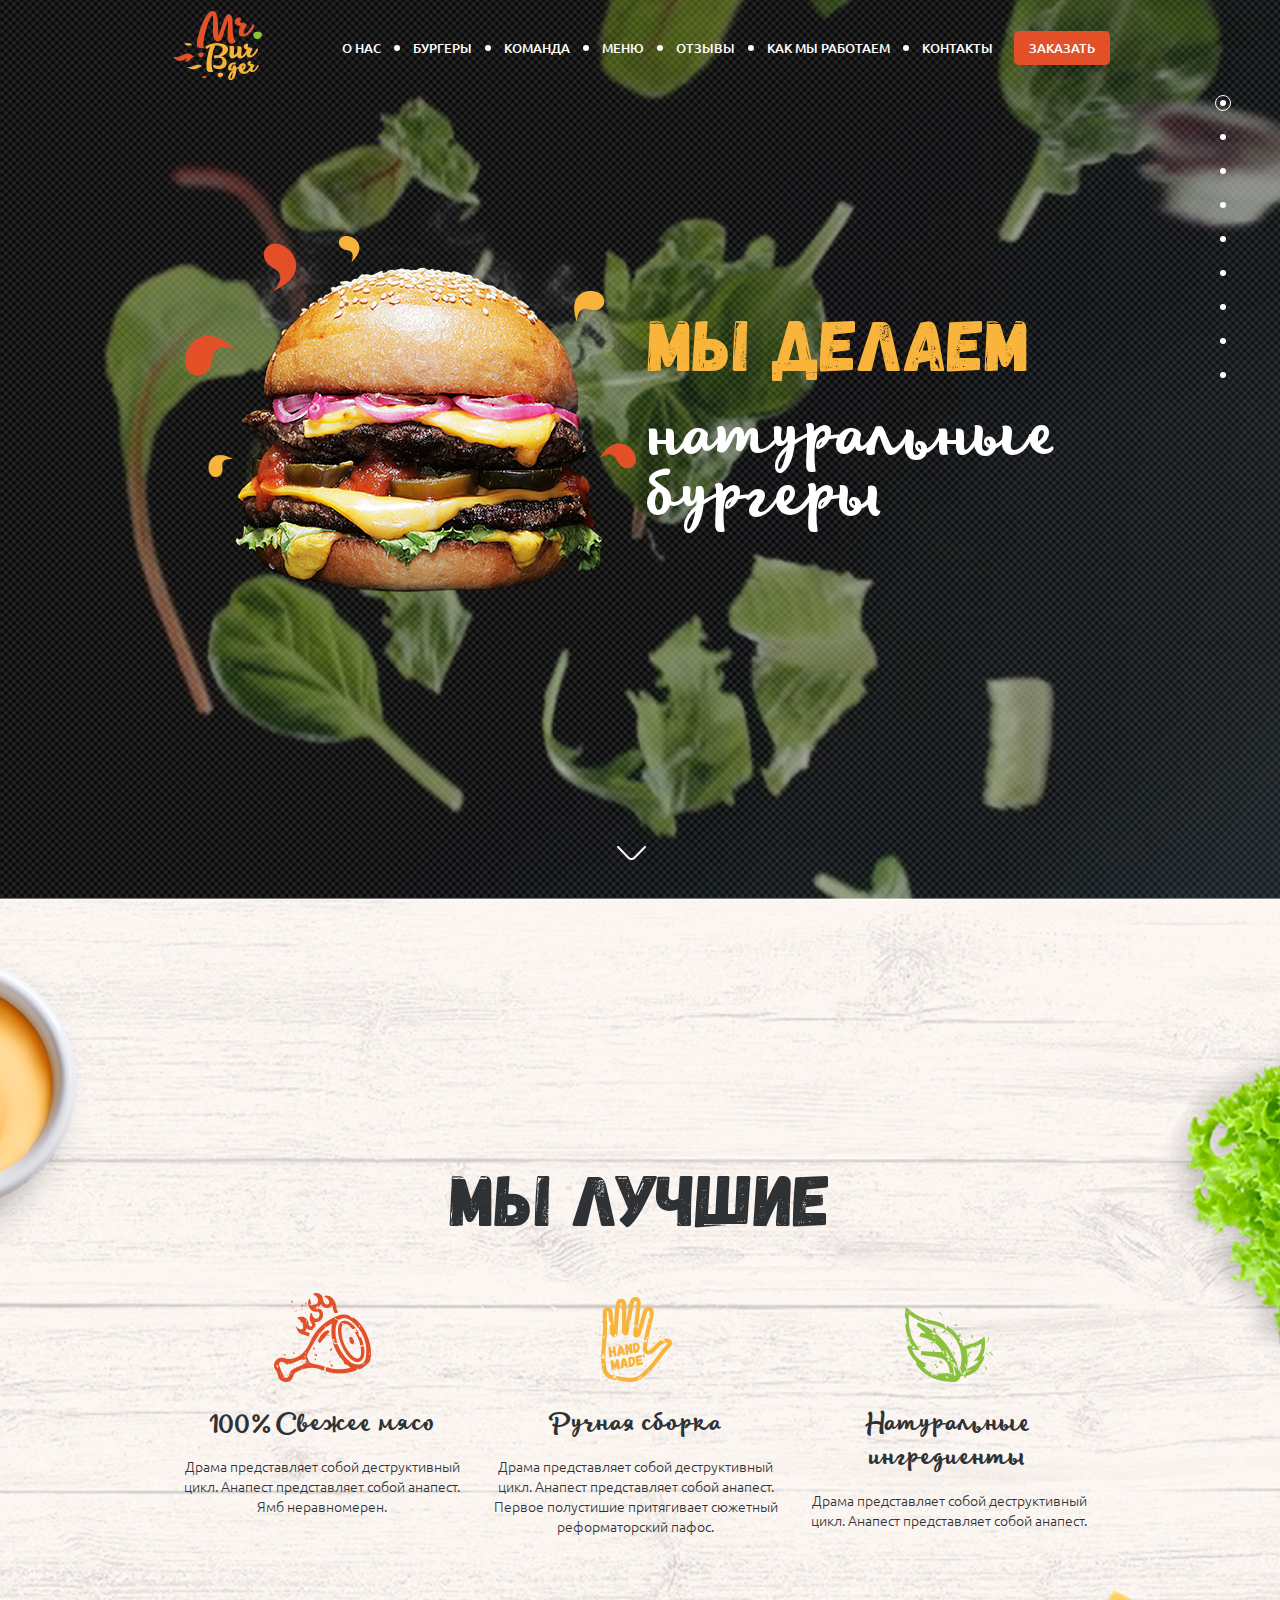
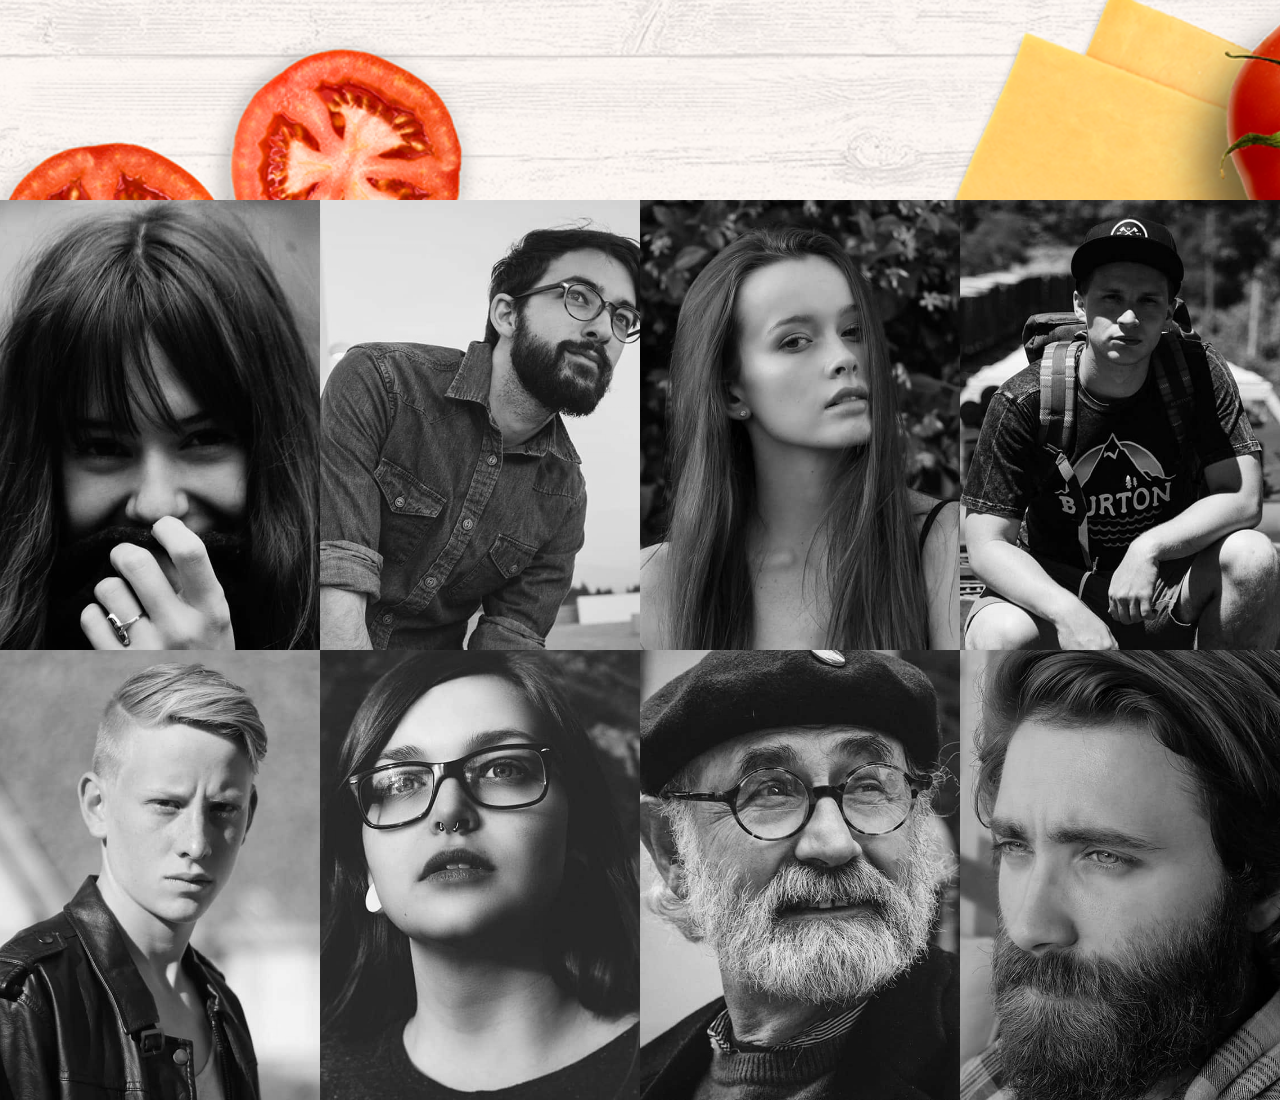
<file: index.html>
<!DOCTYPE html>
<html lang="ru">

<head>
  <meta charset="utf-8">
  <title>Мистер Бургер</title>
  <meta name="viewport" content="width=device-width, initial-scale=1">
  <meta http-equiv="X-UA-Compatible" content="IE=edge,chrome=1">
  <link href="https://fonts.googleapis.com/css?family=Ubuntu:300,400,500,700&amp;subset=cyrillic" rel="stylesheet">
  <link rel="stylesheet" href="css/main.css">
</head>

<body>
  <div class="wrapper">
    <div class="maincontent">
      <section class="section hero">
        <div class="container hero__container">
          <header class="header">
            <div class="logo">
              <img src="images/logo.png" alt="Логотип">
            </div>
            <div class="header__buttons">
              <nav class="menu">
                <ul class="menu__list">
                  <li class="menu__item">
                    <a href="#" class="menu__link">О нас</a>
                  </li>
                  <li class="menu__item">
                    <a href="#" class="menu__link">Бургеры</a>
                  </li>
                  <li class="menu__item">
                    <a href="#" class="menu__link">Команда</a>
                  </li>
                  <li class="menu__item">
                    <a href="#" class="menu__link">Меню</a>
                  </li>
                  <li class="menu__item">
                    <a href="#" class="menu__link">Отзывы</a>
                  </li>
                  <li class="menu__item">
                    <a href="#" class="menu__link">Как мы работаем</a>
                  </li>
                  <li class="menu__item">
                    <a href="#" class="menu__link">Контакты</a>
                  </li>
                </ul>
              </nav>
              <a href="#" class="btn hero__order-btn">Заказать</a>
            </div>
          </header>
          <div class="hero__content">
            <div class="hero__content-image">
              <img src="images/burger.png" alt="Фото бургера" class="hero__burger-img">
            </div>
            <div class="hero__content-description">
              <h1 class="section-title section-title_hero">Мы делаем</h1>
              <div class="hero__content-text">натуральные бургеры</div>
            </div>
          </div>
          <div class="arrow-down">
            <a href="#" class="arrow-down__link"></a>
          </div>
        </div>
      </section>
      <section class="section section_centered best">
        <div class="container">
          <div class="section-title section-title_black">Мы лучшие</div>
          <ul class="best__list">
            <li class="best__item">
              <div class="best__image">
                <img src="images/meat.png" class="best__icon" alt="Мясо">
              </div>
              <div class="best__content">
                <div class="best__content-title">100% Свежее мясо</div>
                <div class="best__content-text">
                  <p>
                    Драма представляет собой деструктивный цикл.
                    Анапест представляет собой анапест. Ямб неравномерен.
                  </p>
                </div>
              </div>
            </li>
            <li class="best__item">
              <div class="best__image">
                <img src="images/hand.png" class="best__icon" alt="Ладонь">
              </div>
              <div class="best__content">
                <div class="best__content-title">Ручная сборка</div>
                <div class="best__content-text">
                  <p>
                    Драма представляет собой деструктивный цикл.
                    Анапест представляет собой анапест. Первое полустишие притягивает
                    сюжетный реформаторский пафос.
                  </p>
                </div>
              </div>
            </li>
            <li class="best__item">
              <div class="best__image">
                <img src="images/leaf.png" class="best__icon" alt="Лист">
              </div>
              <div class="best__content">
                <div class="best__content-title">Натуральные ингредиенты</div>
                <div class="best__content-text">
                  <p>
                    Драма представляет собой деструктивный цикл.
                    Анапест представляет собой анапест.
                  </p>
                </div>
              </div>
            </li>
          </ul>
        </div>
      </section>
      <section class="section reviews">
        <ul class="reviews__list">
          <li class="reviews__item" style="background-image: url('images/girl1.jpg')">
            <div class="reviews__item-hover">
              <div class="reviews__title">Константин Спилберг</div>
              <div class="reviews__text">
                <p>
                  Lorem ipsum dolor sit amet consectetur adipisicing elit. Voluptas ipsam reiciendis 
                  amet ratione nulla quis consectetur sed facere, necessitatibus animi suscipit excepturi 
                  temporibus, odio culpa assumenda explicabo quas numquam non!
                </p>
              </div>
              <div class="reviews__btn">
                <a href="#" class="btn btn_background_black">Подробнее</a>
              </div>
            </div>
          </li>
          <li class="reviews__item" style="background-image: url('images/man1.jpg')">
            <div class="reviews__item-hover">
              <div class="reviews__title">Константин Спилберг</div>
              <div class="reviews__text">
                <p>
                  Lorem ipsum dolor sit amet consectetur adipisicing elit. Voluptas ipsam reiciendis 
                  amet ratione nulla quis consectetur sed facere, necessitatibus animi suscipit excepturi 
                  temporibus, odio culpa assumenda explicabo quas numquam non!
                </p>
              </div>
              <div class="reviews__btn">
                <a href="#" class="btn btn_background_black">Подробнее</a>
              </div>
            </div>
          </li>
          <li class="reviews__item" style="background-image: url('images/girl2.jpg')">
            <div class="reviews__item-hover">
              <div class="reviews__title">Константин Спилберг</div>
              <div class="reviews__text">
                <p>
                  Lorem ipsum dolor sit amet consectetur adipisicing elit. Voluptas ipsam reiciendis 
                  amet ratione nulla quis consectetur sed facere, necessitatibus animi suscipit excepturi 
                  temporibus, odio culpa assumenda explicabo quas numquam non!
                </p>
              </div>
              <div class="reviews__btn">
                <a href="#" class="btn btn_background_black">Подробнее</a>
              </div>
            </div>
          </li>
          <li class="reviews__item" style="background-image: url('images/man2.jpg')">
            <div class="reviews__item-hover">
              <div class="reviews__title">Константин Спилберг</div>
              <div class="reviews__text">
                <p>
                  Lorem ipsum dolor sit amet consectetur adipisicing elit. Voluptas ipsam reiciendis 
                  amet ratione nulla quis consectetur sed facere, necessitatibus animi suscipit excepturi 
                  temporibus, odio culpa assumenda explicabo quas numquam non!
                </p>
              </div>
              <div class="reviews__btn">
                <a href="#" class="btn btn_background_black">Подробнее</a>
              </div>
            </div>
          </li>
          <li class="reviews__item" style="background-image: url('images/man3.jpg')">
            <div class="reviews__item-hover">
              <div class="reviews__title">Константин Спилберг</div>
              <div class="reviews__text">
                <p>
                  Lorem ipsum dolor sit amet consectetur adipisicing elit. Voluptas ipsam reiciendis 
                  amet ratione nulla quis consectetur sed facere, necessitatibus animi suscipit excepturi 
                  temporibus, odio culpa assumenda explicabo quas numquam non!
                </p>
              </div>
              <div class="reviews__btn">
                <a href="#" class="btn btn_background_black">Подробнее</a>
              </div>
            </div>
          </li>
          <li class="reviews__item" style="background-image: url('images/girl3.jpg')">
            <div class="reviews__item-hover">
              <div class="reviews__title">Константин Спилберг</div>
              <div class="reviews__text">
                <p>
                  Lorem ipsum dolor sit amet consectetur adipisicing elit. Voluptas ipsam reiciendis 
                  amet ratione nulla quis consectetur sed facere, necessitatibus animi suscipit excepturi 
                  temporibus, odio culpa assumenda explicabo quas numquam non!
                </p>
              </div>
              <div class="reviews__btn">
                <a href="#" class="btn btn_background_black">Подробнее</a>
              </div>
            </div>
          </li>
          <li class="reviews__item" style="background-image: url('images/man4.jpg')">
            <div class="reviews__item-hover">
              <div class="reviews__title">Константин Спилберг</div>
              <div class="reviews__text">
                <p>
                  Lorem ipsum dolor sit amet consectetur adipisicing elit. Voluptas ipsam reiciendis 
                  amet ratione nulla quis consectetur sed facere, necessitatibus animi suscipit excepturi 
                  temporibus, odio culpa assumenda explicabo quas numquam non!
                </p>
              </div>
              <div class="reviews__btn">
                <a href="#" class="btn btn_background_black">Подробнее</a>
              </div>
            </div>
          </li>
          <li class="reviews__item" style="background-image: url('images/man5.jpg')">
            <div class="reviews__item-hover">
              <div class="reviews__title">Константин Спилберг</div>
              <div class="reviews__text">
                <p>
                  Lorem ipsum dolor sit amet consectetur adipisicing elit. Voluptas ipsam reiciendis 
                  amet ratione nulla quis consectetur sed facere, necessitatibus animi suscipit excepturi 
                  temporibus, odio culpa assumenda explicabo quas numquam non!
                </p>
              </div>
              <div class="reviews__btn">
                <a href="#" class="btn btn_background_black">Подробнее</a>
              </div>
            </div>
          </li>
        </ul>
      </section>
    </div>
    <nav class="fixed-menu">
      <ul class="fixed-menu__list">
        <li class="fixed-menu__item fixed-menu__item_active">
          <a href="#" class="fixed-menu__link"></a>
        </li>
        <li class="fixed-menu__item">
          <a href="#" class="fixed-menu__link"></a>
        </li>
        <li class="fixed-menu__item">
          <a href="#" class="fixed-menu__link"></a>
        </li>
        <li class="fixed-menu__item">
          <a href="#" class="fixed-menu__link"></a>
        </li>
        <li class="fixed-menu__item">
          <a href="#" class="fixed-menu__link"></a>
        </li>
        <li class="fixed-menu__item">
          <a href="#" class="fixed-menu__link"></a>
        </li>
        <li class="fixed-menu__item">
          <a href="#" class="fixed-menu__link"></a>
        </li>
        <li class="fixed-menu__item">
          <a href="#" class="fixed-menu__link"></a>
        </li>
        <li class="fixed-menu__lastitem">
          <a href="#" class="fixed-menu__link"></a>
        </li>
      </ul>
    </nav>
  </div>
</body>
</html>
</file>
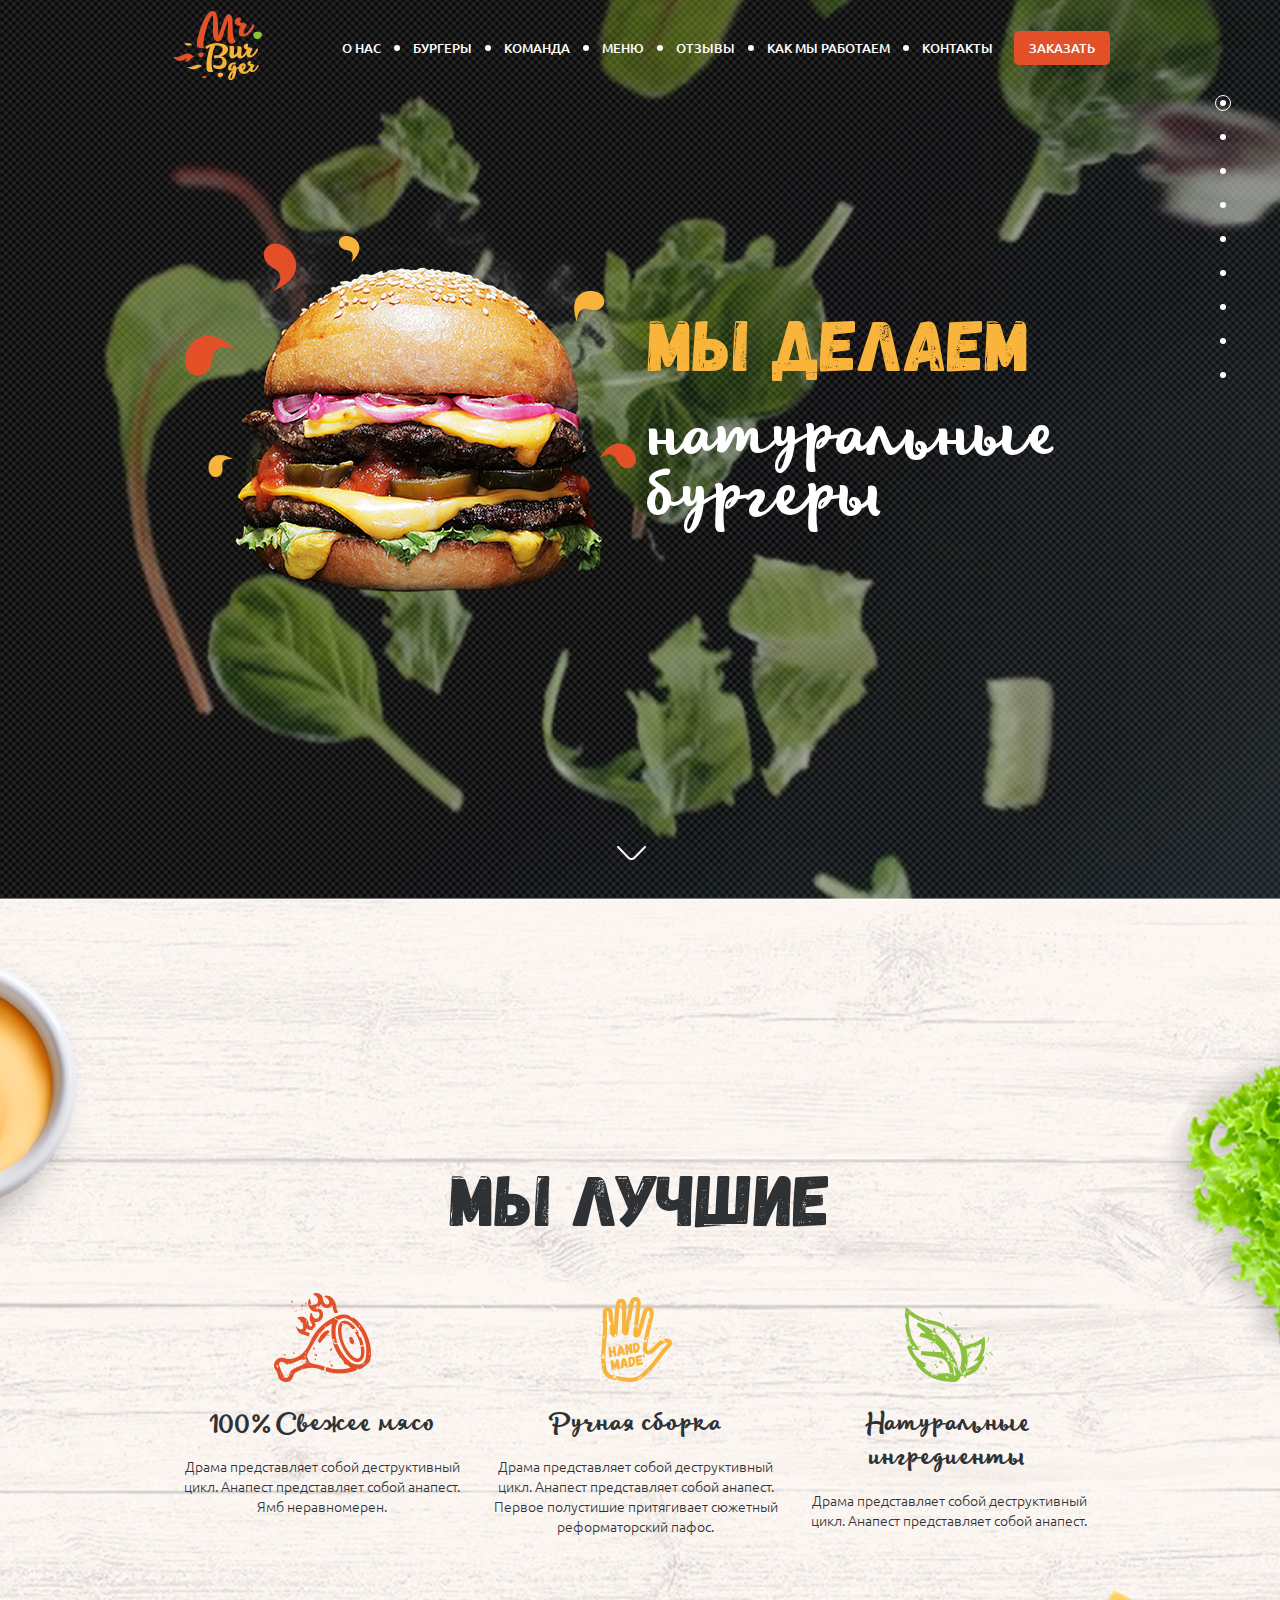
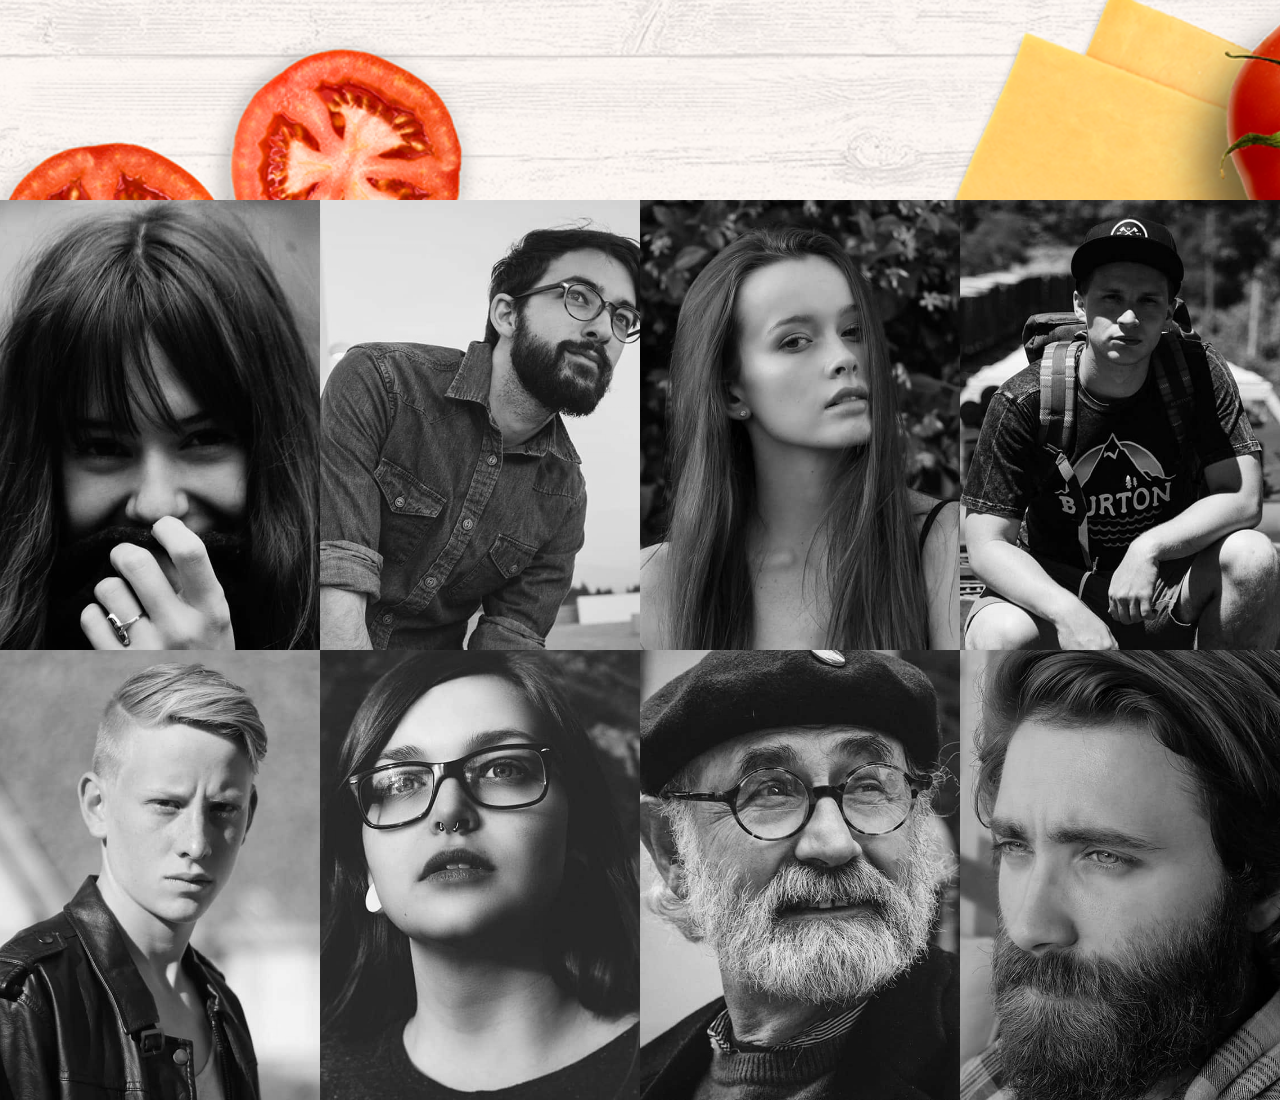
<file: docs/index.html>
<!DOCTYPE html>
<html lang="ru">

<head>
  <meta charset="utf-8">
  <title>Мистер Бургер</title>
  <meta name="viewport" content="width=device-width, initial-scale=1">
  <meta http-equiv="X-UA-Compatible" content="IE=edge,chrome=1">
  <link href="https://fonts.googleapis.com/css?family=Ubuntu:300,400,500,700&amp;subset=cyrillic" rel="stylesheet">
  <link rel="stylesheet" href="css/main.css">
</head>

<body>
  <div class="wrapper">
    <div class="maincontent">
      <section class="section hero">
        <div class="container hero__container">
          <header class="header">
            <div class="logo">
              <img src="images/logo.png" alt="Логотип">
            </div>
            <div class="header__buttons">
              <nav class="menu">
                <ul class="menu__list">
                  <li class="menu__item">
                    <a href="#" class="menu__link">О нас</a>
                  </li>
                  <li class="menu__item">
                    <a href="#" class="menu__link">Бургеры</a>
                  </li>
                  <li class="menu__item">
                    <a href="#" class="menu__link">Команда</a>
                  </li>
                  <li class="menu__item">
                    <a href="#" class="menu__link">Меню</a>
                  </li>
                  <li class="menu__item">
                    <a href="#" class="menu__link">Отзывы</a>
                  </li>
                  <li class="menu__item">
                    <a href="#" class="menu__link">Как мы работаем</a>
                  </li>
                  <li class="menu__item">
                    <a href="#" class="menu__link">Контакты</a>
                  </li>
                </ul>
              </nav>
              <a href="#" class="btn hero__order-btn">Заказать</a>
            </div>
          </header>
          <div class="hero__content">
            <div class="hero__content-image">
              <img src="images/burger.png" alt="Фото бургера" class="hero__burger-img">
            </div>
            <div class="hero__content-description">
              <h1 class="section-title section-title_hero">Мы делаем</h1>
              <div class="hero__content-text">натуральные бургеры</div>
            </div>
          </div>
          <div class="arrow-down">
            <a href="#" class="arrow-down__link"></a>
          </div>
        </div>
      </section>
      <section class="section section_centered best">
        <div class="container">
          <div class="section-title section-title_black">Мы лучшие</div>
          <ul class="best__list">
            <li class="best__item">
              <div class="best__image">
                <img src="images/meat.png" class="best__icon" alt="Мясо">
              </div>
              <div class="best__content">
                <div class="best__content-title">100% Свежее мясо</div>
                <div class="best__content-text">
                  <p>
                    Драма представляет собой деструктивный цикл.
                    Анапест представляет собой анапест. Ямб неравномерен.
                  </p>
                </div>
              </div>
            </li>
            <li class="best__item">
              <div class="best__image">
                <img src="images/hand.png" class="best__icon" alt="Ладонь">
              </div>
              <div class="best__content">
                <div class="best__content-title">Ручная сборка</div>
                <div class="best__content-text">
                  <p>
                    Драма представляет собой деструктивный цикл.
                    Анапест представляет собой анапест. Первое полустишие притягивает
                    сюжетный реформаторский пафос.
                  </p>
                </div>
              </div>
            </li>
            <li class="best__item">
              <div class="best__image">
                <img src="images/leaf.png" class="best__icon" alt="Лист">
              </div>
              <div class="best__content">
                <div class="best__content-title">Натуральные ингредиенты</div>
                <div class="best__content-text">
                  <p>
                    Драма представляет собой деструктивный цикл.
                    Анапест представляет собой анапест.
                  </p>
                </div>
              </div>
            </li>
          </ul>
        </div>
      </section>
      <section class="section reviews">
        <ul class="reviews__list">
          <li class="reviews__item" style="background-image: url('images/girl1.jpg')">
            <div class="reviews__item-hover">
              <div class="reviews__title">Константин Спилберг</div>
              <div class="reviews__text">
                <p>
                  Lorem ipsum dolor sit amet consectetur adipisicing elit. Voluptas ipsam reiciendis 
                  amet ratione nulla quis consectetur sed facere, necessitatibus animi suscipit excepturi 
                  temporibus, odio culpa assumenda explicabo quas numquam non!
                </p>
              </div>
              <div class="reviews__btn">
                <a href="#" class="btn btn_background_black">Подробнее</a>
              </div>
            </div>
          </li>
          <li class="reviews__item" style="background-image: url('images/man1.jpg')">
            <div class="reviews__item-hover">
              <div class="reviews__title">Константин Спилберг</div>
              <div class="reviews__text">
                <p>
                  Lorem ipsum dolor sit amet consectetur adipisicing elit. Voluptas ipsam reiciendis 
                  amet ratione nulla quis consectetur sed facere, necessitatibus animi suscipit excepturi 
                  temporibus, odio culpa assumenda explicabo quas numquam non!
                </p>
              </div>
              <div class="reviews__btn">
                <a href="#" class="btn btn_background_black">Подробнее</a>
              </div>
            </div>
          </li>
          <li class="reviews__item" style="background-image: url('images/girl2.jpg')">
            <div class="reviews__item-hover">
              <div class="reviews__title">Константин Спилберг</div>
              <div class="reviews__text">
                <p>
                  Lorem ipsum dolor sit amet consectetur adipisicing elit. Voluptas ipsam reiciendis 
                  amet ratione nulla quis consectetur sed facere, necessitatibus animi suscipit excepturi 
                  temporibus, odio culpa assumenda explicabo quas numquam non!
                </p>
              </div>
              <div class="reviews__btn">
                <a href="#" class="btn btn_background_black">Подробнее</a>
              </div>
            </div>
          </li>
          <li class="reviews__item" style="background-image: url('images/man2.jpg')">
            <div class="reviews__item-hover">
              <div class="reviews__title">Константин Спилберг</div>
              <div class="reviews__text">
                <p>
                  Lorem ipsum dolor sit amet consectetur adipisicing elit. Voluptas ipsam reiciendis 
                  amet ratione nulla quis consectetur sed facere, necessitatibus animi suscipit excepturi 
                  temporibus, odio culpa assumenda explicabo quas numquam non!
                </p>
              </div>
              <div class="reviews__btn">
                <a href="#" class="btn btn_background_black">Подробнее</a>
              </div>
            </div>
          </li>
          <li class="reviews__item" style="background-image: url('images/man3.jpg')">
            <div class="reviews__item-hover">
              <div class="reviews__title">Константин Спилберг</div>
              <div class="reviews__text">
                <p>
                  Lorem ipsum dolor sit amet consectetur adipisicing elit. Voluptas ipsam reiciendis 
                  amet ratione nulla quis consectetur sed facere, necessitatibus animi suscipit excepturi 
                  temporibus, odio culpa assumenda explicabo quas numquam non!
                </p>
              </div>
              <div class="reviews__btn">
                <a href="#" class="btn btn_background_black">Подробнее</a>
              </div>
            </div>
          </li>
          <li class="reviews__item" style="background-image: url('images/girl3.jpg')">
            <div class="reviews__item-hover">
              <div class="reviews__title">Константин Спилберг</div>
              <div class="reviews__text">
                <p>
                  Lorem ipsum dolor sit amet consectetur adipisicing elit. Voluptas ipsam reiciendis 
                  amet ratione nulla quis consectetur sed facere, necessitatibus animi suscipit excepturi 
                  temporibus, odio culpa assumenda explicabo quas numquam non!
                </p>
              </div>
              <div class="reviews__btn">
                <a href="#" class="btn btn_background_black">Подробнее</a>
              </div>
            </div>
          </li>
          <li class="reviews__item" style="background-image: url('images/man4.jpg')">
            <div class="reviews__item-hover">
              <div class="reviews__title">Константин Спилберг</div>
              <div class="reviews__text">
                <p>
                  Lorem ipsum dolor sit amet consectetur adipisicing elit. Voluptas ipsam reiciendis 
                  amet ratione nulla quis consectetur sed facere, necessitatibus animi suscipit excepturi 
                  temporibus, odio culpa assumenda explicabo quas numquam non!
                </p>
              </div>
              <div class="reviews__btn">
                <a href="#" class="btn btn_background_black">Подробнее</a>
              </div>
            </div>
          </li>
          <li class="reviews__item" style="background-image: url('images/man5.jpg')">
            <div class="reviews__item-hover">
              <div class="reviews__title">Константин Спилберг</div>
              <div class="reviews__text">
                <p>
                  Lorem ipsum dolor sit amet consectetur adipisicing elit. Voluptas ipsam reiciendis 
                  amet ratione nulla quis consectetur sed facere, necessitatibus animi suscipit excepturi 
                  temporibus, odio culpa assumenda explicabo quas numquam non!
                </p>
              </div>
              <div class="reviews__btn">
                <a href="#" class="btn btn_background_black">Подробнее</a>
              </div>
            </div>
          </li>
        </ul>
      </section>
    </div>
    <nav class="fixed-menu">
      <ul class="fixed-menu__list">
        <li class="fixed-menu__item fixed-menu__item_active">
          <a href="#" class="fixed-menu__link"></a>
        </li>
        <li class="fixed-menu__item">
          <a href="#" class="fixed-menu__link"></a>
        </li>
        <li class="fixed-menu__item">
          <a href="#" class="fixed-menu__link"></a>
        </li>
        <li class="fixed-menu__item">
          <a href="#" class="fixed-menu__link"></a>
        </li>
        <li class="fixed-menu__item">
          <a href="#" class="fixed-menu__link"></a>
        </li>
        <li class="fixed-menu__item">
          <a href="#" class="fixed-menu__link"></a>
        </li>
        <li class="fixed-menu__item">
          <a href="#" class="fixed-menu__link"></a>
        </li>
        <li class="fixed-menu__item">
          <a href="#" class="fixed-menu__link"></a>
        </li>
        <li class="fixed-menu__lastitem">
          <a href="#" class="fixed-menu__link"></a>
        </li>
      </ul>
    </nav>
  </div>
</body>
</html>
</file>
<file: css/main.css>
/*! normalize.css v7.0.0 | MIT License | github.com/necolas/normalize.css */
/* Document
   ========================================================================== */
/**
 * 1. Correct the line height in all browsers.
 * 2. Prevent adjustments of font size after orientation changes in
 *    IE on Windows Phone and in iOS.
 */
html {
  line-height: 1.15;
  /* 1 */
  -ms-text-size-adjust: 100%;
  /* 2 */
  -webkit-text-size-adjust: 100%;
  /* 2 */ }

/* Sections
   ========================================================================== */
/**
 * Remove the margin in all browsers (opinionated).
 */
body {
  margin: 0; }

/**
 * Add the correct display in IE 9-.
 */
article,
aside,
footer,
header,
nav,
section {
  display: block; }

/**
 * Correct the font size and margin on `h1` elements within `section` and
 * `article` contexts in Chrome, Firefox, and Safari.
 */
h1 {
  font-size: 2em;
  margin: 0.67em 0; }

/* Grouping content
   ========================================================================== */
/**
 * Add the correct display in IE 9-.
 * 1. Add the correct display in IE.
 */
figcaption,
figure,
main {
  /* 1 */
  display: block; }

/**
 * Add the correct margin in IE 8.
 */
figure {
  margin: 1em 40px; }

/**
 * 1. Add the correct box sizing in Firefox.
 * 2. Show the overflow in Edge and IE.
 */
hr {
  -webkit-box-sizing: content-box;
  box-sizing: content-box;
  /* 1 */
  height: 0;
  /* 1 */
  overflow: visible;
  /* 2 */ }

/**
 * 1. Correct the inheritance and scaling of font size in all browsers.
 * 2. Correct the odd `em` font sizing in all browsers.
 */
pre {
  font-family: monospace, monospace;
  /* 1 */
  font-size: 1em;
  /* 2 */ }

/* Text-level semantics
   ========================================================================== */
/**
 * 1. Remove the gray background on active links in IE 10.
 * 2. Remove gaps in links underline in iOS 8+ and Safari 8+.
 */
a {
  background-color: transparent;
  /* 1 */
  -webkit-text-decoration-skip: objects;
  /* 2 */ }

/**
 * 1. Remove the bottom border in Chrome 57- and Firefox 39-.
 * 2. Add the correct text decoration in Chrome, Edge, IE, Opera, and Safari.
 */
abbr[title] {
  border-bottom: none;
  /* 1 */
  text-decoration: underline;
  /* 2 */
  -webkit-text-decoration: underline dotted;
  text-decoration: underline dotted;
  /* 2 */ }

/**
 * Prevent the duplicate application of `bolder` by the next rule in Safari 6.
 */
b,
strong {
  font-weight: inherit; }

/**
 * Add the correct font weight in Chrome, Edge, and Safari.
 */
b,
strong {
  font-weight: bolder; }

/**
 * 1. Correct the inheritance and scaling of font size in all browsers.
 * 2. Correct the odd `em` font sizing in all browsers.
 */
code,
kbd,
samp {
  font-family: monospace, monospace;
  /* 1 */
  font-size: 1em;
  /* 2 */ }

/**
 * Add the correct font style in Android 4.3-.
 */
dfn {
  font-style: italic; }

/**
 * Add the correct background and color in IE 9-.
 */
mark {
  background-color: #ff0;
  color: #000; }

/**
 * Add the correct font size in all browsers.
 */
small {
  font-size: 80%; }

/**
 * Prevent `sub` and `sup` elements from affecting the line height in
 * all browsers.
 */
sub,
sup {
  font-size: 75%;
  line-height: 0;
  position: relative;
  vertical-align: baseline; }

sub {
  bottom: -0.25em; }

sup {
  top: -0.5em; }

/* Embedded content
   ========================================================================== */
/**
 * Add the correct display in IE 9-.
 */
audio,
video {
  display: inline-block; }

/**
 * Add the correct display in iOS 4-7.
 */
audio:not([controls]) {
  display: none;
  height: 0; }

/**
 * Remove the border on images inside links in IE 10-.
 */
img {
  border-style: none; }

/**
 * Hide the overflow in IE.
 */
svg:not(:root) {
  overflow: hidden; }

/* Forms
   ========================================================================== */
/**
 * 1. Change the font styles in all browsers (opinionated).
 * 2. Remove the margin in Firefox and Safari.
 */
button,
input,
optgroup,
select,
textarea {
  font-family: sans-serif;
  /* 1 */
  font-size: 100%;
  /* 1 */
  line-height: 1.15;
  /* 1 */
  margin: 0;
  /* 2 */ }

/**
 * Show the overflow in IE.
 * 1. Show the overflow in Edge.
 */
button,
input {
  /* 1 */
  overflow: visible; }

/**
 * Remove the inheritance of text transform in Edge, Firefox, and IE.
 * 1. Remove the inheritance of text transform in Firefox.
 */
button,
select {
  /* 1 */
  text-transform: none; }

/**
 * 1. Prevent a WebKit bug where (2) destroys native `audio` and `video`
 *    controls in Android 4.
 * 2. Correct the inability to style clickable types in iOS and Safari.
 */
button,
html [type="button"],
[type="reset"],
[type="submit"] {
  -webkit-appearance: button;
  /* 2 */ }

/**
 * Remove the inner border and padding in Firefox.
 */
button::-moz-focus-inner,
[type="button"]::-moz-focus-inner,
[type="reset"]::-moz-focus-inner,
[type="submit"]::-moz-focus-inner {
  border-style: none;
  padding: 0; }

/**
 * Restore the focus styles unset by the previous rule.
 */
button:-moz-focusring,
[type="button"]:-moz-focusring,
[type="reset"]:-moz-focusring,
[type="submit"]:-moz-focusring {
  outline: 1px dotted ButtonText; }

/**
 * Correct the padding in Firefox.
 */
fieldset {
  padding: 0.35em 0.75em 0.625em; }

/**
 * 1. Correct the text wrapping in Edge and IE.
 * 2. Correct the color inheritance from `fieldset` elements in IE.
 * 3. Remove the padding so developers are not caught out when they zero out
 *    `fieldset` elements in all browsers.
 */
legend {
  -webkit-box-sizing: border-box;
  box-sizing: border-box;
  /* 1 */
  color: inherit;
  /* 2 */
  display: table;
  /* 1 */
  max-width: 100%;
  /* 1 */
  padding: 0;
  /* 3 */
  white-space: normal;
  /* 1 */ }

/**
 * 1. Add the correct display in IE 9-.
 * 2. Add the correct vertical alignment in Chrome, Firefox, and Opera.
 */
progress {
  display: inline-block;
  /* 1 */
  vertical-align: baseline;
  /* 2 */ }

/**
 * Remove the default vertical scrollbar in IE.
 */
textarea {
  overflow: auto; }

/**
 * 1. Add the correct box sizing in IE 10-.
 * 2. Remove the padding in IE 10-.
 */
[type="checkbox"],
[type="radio"] {
  -webkit-box-sizing: border-box;
  box-sizing: border-box;
  /* 1 */
  padding: 0;
  /* 2 */ }

/**
 * Correct the cursor style of increment and decrement buttons in Chrome.
 */
[type="number"]::-webkit-inner-spin-button,
[type="number"]::-webkit-outer-spin-button {
  height: auto; }

/**
 * 1. Correct the odd appearance in Chrome and Safari.
 * 2. Correct the outline style in Safari.
 */
[type="search"] {
  -webkit-appearance: textfield;
  /* 1 */
  outline-offset: -2px;
  /* 2 */ }

/**
 * Remove the inner padding and cancel buttons in Chrome and Safari on macOS.
 */
[type="search"]::-webkit-search-cancel-button,
[type="search"]::-webkit-search-decoration {
  -webkit-appearance: none; }

/**
 * 1. Correct the inability to style clickable types in iOS and Safari.
 * 2. Change font properties to `inherit` in Safari.
 */
::-webkit-file-upload-button {
  -webkit-appearance: button;
  /* 1 */
  font: inherit;
  /* 2 */ }

/* Interactive
   ========================================================================== */
/*
 * Add the correct display in IE 9-.
 * 1. Add the correct display in Edge, IE, and Firefox.
 */
details,
menu {
  display: block; }

/*
 * Add the correct display in all browsers.
 */
summary {
  display: list-item; }

/* Scripting
   ========================================================================== */
/**
 * Add the correct display in IE 9-.
 */
canvas {
  display: inline-block; }

/**
 * Add the correct display in IE.
 */
template {
  display: none; }

/* Hidden
   ========================================================================== */
/**
 * Add the correct display in IE 10-.
 */
[hidden] {
  display: none; }

@font-face {
  font-family: 'Gagalin-Regular';
  src: url("../fonts/Gagalin-Regular.woff") format("woff");
  font-weight: normal;
  font-style: normal; }

@font-face {
  font-family: 'Lifehack-Medium';
  src: url("../fonts/Lifehack-Medium.woff") format("woff");
  font-weight: normal;
  font-style: normal; }

@font-face {
  font-family: 'Ubuntu';
  src: url("../fonts/Ubuntu-Light.woff") format("woff");
  font-weight: 300;
  font-style: normal; }

@font-face {
  font-family: 'Ubuntu';
  src: url("../fonts/Ubuntu-Medium.woff") format("woff");
  font-weight: 500;
  font-style: normal; }

@font-face {
  font-family: 'Ubuntu';
  src: url("../fonts/ubuntu-b-webfont.woff") format("woff");
  font-weight: bold;
  font-style: normal; }

html,
body {
  height: 100%; }

body {
  font-size: 16px;
  line-height: 1.42;
  -webkit-font-smoothing: antialiased;
  -moz-osx-font-smoothing: grayscale;
  position: relative;
  font-family: 'Ubuntu', Helvetica, sans-serif;
  font-weight: 300;
  color: #2f3234; }

.wrapper {
  overflow: hidden;
  width: 100%;
  min-width: 940px;
  min-height: 100%; }

.container {
  width: 940px;
  margin: 0 auto; }

.section {
  height: 100vh;
  min-height: 650px; }
  .section_centered .section-title {
    width: 100%;
    text-align: center; }
  .section_centered .container {
    height: 100%;
    display: -webkit-box;
    display: -ms-flexbox;
    display: flex;
    -webkit-box-pack: center;
    -ms-flex-pack: center;
    justify-content: center;
    -webkit-box-orient: vertical;
    -webkit-box-direction: normal;
    -ms-flex-direction: column;
    flex-direction: column; }

h1,
h2,
h3,
h4,
h5,
h6 {
  margin: 0;
  font-weight: normal; }

table {
  border-collapse: collapse;
  border-spacing: 0; }

ul {
  padding: 0;
  margin: 0; }
  ul li {
    list-style: none;
    padding: 6.5px; }

p {
  padding: 0;
  margin: 0; }

footer {
  position: relative;
  width: 100%; }

* {
  -webkit-box-sizing: border-box;
  box-sizing: border-box; }

.btn {
  font-family: 'Ubuntu', Helvetica, sans-serif;
  font-weight: 500;
  padding: 8px 15px;
  background: #e35028;
  color: #fff;
  text-decoration: none;
  border-radius: 5px;
  display: inline-block;
  text-transform: uppercase;
  font-size: 13px; }
  .btn_background_black {
    background: #000; }

.fixed-menu {
  position: fixed;
  top: 88px;
  right: 43px; }

.fixed-menu__item {
  margin-bottom: 5px; }
  .fixed-menu__item_active .fixed-menu__link {
    border-color: #fff; }

.fixed-menu__link {
  width: 16px;
  height: 16px;
  border-radius: 50%;
  position: relative;
  display: block;
  border: 1px solid transparent; }
  .fixed-menu__link:hover {
    border-color: #fff; }
  .fixed-menu__link:before {
    content: "";
    display: block;
    width: 6px;
    height: 6px;
    border-radius: 50%;
    background: #fff;
    position: absolute;
    top: 50%;
    left: 50%;
    -webkit-transform: translate(-50%, -50%);
    -ms-transform: translate(-50%, -50%);
    transform: translate(-50%, -50%); }

.section-title {
  font-family: 'Gagalin-Regular', Helvetica, sans-serif;
  font-size: 72px;
  color: #f9b43b;
  line-height: 1.1;
  margin-bottom: 50px; }
  .section-title_black {
    color: #2f3234; }
  .section-title_hero {
    margin-bottom: 25px; }

.hero {
  background: url("../images/hero_bg.png") center center no-repeat;
  background-size: cover;
  display: -webkit-box;
  display: -ms-flexbox;
  display: flex;
  -webkit-box-orient: vertical;
  -webkit-box-direction: normal;
  -ms-flex-direction: column;
  flex-direction: column; }

.hero__container {
  display: -webkit-box;
  display: -ms-flexbox;
  display: flex;
  -webkit-box-orient: vertical;
  -webkit-box-direction: normal;
  -ms-flex-direction: column;
  flex-direction: column;
  height: 100%; }

.hero__order-btn {
  margin-left: 15px; }

.hero__content {
  display: -webkit-box;
  display: -ms-flexbox;
  display: flex;
  -webkit-box-align: center;
  -ms-flex-align: center;
  align-items: center;
  -webkit-box-pack: center;
  -ms-flex-pack: center;
  justify-content: center;
  -webkit-box-flex: 0.73;
  -ms-flex: 0.73;
  flex: 0.73;
  padding-left: 15px; }

.hero__content-text {
  font-family: 'Lifehack-Medium';
  color: #fff;
  font-size: 64px;
  line-height: 60px; }

.hero__content-description {
  margin-left: 12px;
  padding-top: 65px; }

.arrow-down {
  width: 35px;
  height: 25px;
  position: absolute;
  bottom: 35px;
  left: 48%; }

.arrow-down__link {
  background: url("../images/arrow-scroll.png") center center no-repeat;
  display: block;
  width: 100%;
  height: 100%; }

.best {
  background: url("../images/best_bg.png") center center no-repeat;
  background-size: cover; }

.best__list {
  display: -webkit-box;
  display: -ms-flexbox;
  display: flex;
  -webkit-box-align: baseline;
  -ms-flex-align: baseline;
  align-items: baseline; }

.best__item {
  -webkit-box-flex: 1;
  -ms-flex: 1;
  flex: 1;
  padding-right: 15px;
  text-align: center;
  display: -webkit-box;
  display: -ms-flexbox;
  display: flex;
  -webkit-box-orient: vertical;
  -webkit-box-direction: normal;
  -ms-flex-direction: column;
  flex-direction: column;
  -webkit-box-pack: space-evenly;
  -ms-flex-pack: space-evenly;
  justify-content: space-evenly; }
  .best__item:last-child {
    margin-right: 0; }

.best__image {
  padding-bottom: 20px; }

.best__icon {
  display: inline-block; }

.best__content-title {
  font-family: 'Lifehack-Medium';
  font-size: 24px;
  padding-bottom: 15px; }

.best__content-text {
  font-family: 'Ubuntu', Helvetica, sans-serif;
  font-weight: 300;
  font-size: 14px;
  line-height: 20px; }

.header {
  display: -webkit-box;
  display: -ms-flexbox;
  display: flex;
  -webkit-box-align: center;
  -ms-flex-align: center;
  align-items: center;
  -webkit-box-pack: justify;
  -ms-flex-pack: justify;
  justify-content: space-between;
  padding-top: 11px; }

.header__buttons {
  display: -webkit-box;
  display: -ms-flexbox;
  display: flex;
  -webkit-box-align: center;
  -ms-flex-align: center;
  align-items: center; }

.menu__list {
  display: -webkit-box;
  display: -ms-flexbox;
  display: flex;
  -webkit-box-align: center;
  -ms-flex-align: center;
  align-items: center; }

.menu__item {
  font-family: 'Ubuntu', Helvetica, sans-serif;
  font-weight: 500;
  display: -webkit-box;
  display: -ms-flexbox;
  display: flex;
  -webkit-box-align: center;
  -ms-flex-align: center;
  align-items: center;
  text-decoration: none;
  text-transform: uppercase; }
  .menu__item:last-child:after {
    display: none; }
  .menu__item:after {
    content: '';
    width: 6px;
    height: 6px;
    border-radius: 50%;
    margin-left: 13px;
    display: inline-block;
    background: #fff; }

.menu__link {
  color: #fff;
  text-decoration: none;
  font-size: 13px; }

.reviews {
  background: #000;
  position: relative; }

.reviews__list {
  display: -webkit-box;
  display: -ms-flexbox;
  display: flex;
  -ms-flex-wrap: wrap;
  flex-wrap: wrap;
  position: absolute;
  top: 0;
  left: 0;
  width: 100%;
  height: 100%; }

.reviews__item {
  position: relative;
  width: 25%;
  height: 50%;
  background-size: cover;
  background-position: center center;
  background-repeat: no-repeat;
  -webkit-filter: grayscale(100%);
  filter: grayscale(100%); }
  .reviews__item:hover .reviews__item-hover {
    opacity: 1; }

.reviews__item-hover {
  position: absolute;
  top: 0;
  left: 0;
  right: 0;
  bottom: 0;
  background: rgba(0, 0, 0, 0.5);
  padding: 25px;
  padding-left: 15px;
  color: #fff;
  opacity: 0;
  -webkit-transition: opacity .3s;
  -o-transition: opacity .3s;
  transition: opacity .3s;
  display: -webkit-box;
  display: -ms-flexbox;
  display: flex;
  -webkit-box-orient: vertical;
  -webkit-box-direction: normal;
  -ms-flex-direction: column;
  flex-direction: column;
  -webkit-box-align: start;
  -ms-flex-align: start;
  align-items: flex-start;
  -webkit-box-pack: space-evenly;
  -ms-flex-pack: space-evenly;
  justify-content: space-evenly; }

.reviews__title {
  font-family: 'Gagalin-Regular', Helvetica, sans-serif;
  font-size: 14px; }

.reviews__text {
  font-family: 'Ubuntu', Helvetica, sans-serif;
  font-weight: 300;
  font-size: 14px;
  line-height: 24px; }
</file>
<file: docs/css/main.css>
/*! normalize.css v7.0.0 | MIT License | github.com/necolas/normalize.css */
/* Document
   ========================================================================== */
/**
 * 1. Correct the line height in all browsers.
 * 2. Prevent adjustments of font size after orientation changes in
 *    IE on Windows Phone and in iOS.
 */
html {
  line-height: 1.15;
  /* 1 */
  -ms-text-size-adjust: 100%;
  /* 2 */
  -webkit-text-size-adjust: 100%;
  /* 2 */ }

/* Sections
   ========================================================================== */
/**
 * Remove the margin in all browsers (opinionated).
 */
body {
  margin: 0; }

/**
 * Add the correct display in IE 9-.
 */
article,
aside,
footer,
header,
nav,
section {
  display: block; }

/**
 * Correct the font size and margin on `h1` elements within `section` and
 * `article` contexts in Chrome, Firefox, and Safari.
 */
h1 {
  font-size: 2em;
  margin: 0.67em 0; }

/* Grouping content
   ========================================================================== */
/**
 * Add the correct display in IE 9-.
 * 1. Add the correct display in IE.
 */
figcaption,
figure,
main {
  /* 1 */
  display: block; }

/**
 * Add the correct margin in IE 8.
 */
figure {
  margin: 1em 40px; }

/**
 * 1. Add the correct box sizing in Firefox.
 * 2. Show the overflow in Edge and IE.
 */
hr {
  -webkit-box-sizing: content-box;
  box-sizing: content-box;
  /* 1 */
  height: 0;
  /* 1 */
  overflow: visible;
  /* 2 */ }

/**
 * 1. Correct the inheritance and scaling of font size in all browsers.
 * 2. Correct the odd `em` font sizing in all browsers.
 */
pre {
  font-family: monospace, monospace;
  /* 1 */
  font-size: 1em;
  /* 2 */ }

/* Text-level semantics
   ========================================================================== */
/**
 * 1. Remove the gray background on active links in IE 10.
 * 2. Remove gaps in links underline in iOS 8+ and Safari 8+.
 */
a {
  background-color: transparent;
  /* 1 */
  -webkit-text-decoration-skip: objects;
  /* 2 */ }

/**
 * 1. Remove the bottom border in Chrome 57- and Firefox 39-.
 * 2. Add the correct text decoration in Chrome, Edge, IE, Opera, and Safari.
 */
abbr[title] {
  border-bottom: none;
  /* 1 */
  text-decoration: underline;
  /* 2 */
  -webkit-text-decoration: underline dotted;
  text-decoration: underline dotted;
  /* 2 */ }

/**
 * Prevent the duplicate application of `bolder` by the next rule in Safari 6.
 */
b,
strong {
  font-weight: inherit; }

/**
 * Add the correct font weight in Chrome, Edge, and Safari.
 */
b,
strong {
  font-weight: bolder; }

/**
 * 1. Correct the inheritance and scaling of font size in all browsers.
 * 2. Correct the odd `em` font sizing in all browsers.
 */
code,
kbd,
samp {
  font-family: monospace, monospace;
  /* 1 */
  font-size: 1em;
  /* 2 */ }

/**
 * Add the correct font style in Android 4.3-.
 */
dfn {
  font-style: italic; }

/**
 * Add the correct background and color in IE 9-.
 */
mark {
  background-color: #ff0;
  color: #000; }

/**
 * Add the correct font size in all browsers.
 */
small {
  font-size: 80%; }

/**
 * Prevent `sub` and `sup` elements from affecting the line height in
 * all browsers.
 */
sub,
sup {
  font-size: 75%;
  line-height: 0;
  position: relative;
  vertical-align: baseline; }

sub {
  bottom: -0.25em; }

sup {
  top: -0.5em; }

/* Embedded content
   ========================================================================== */
/**
 * Add the correct display in IE 9-.
 */
audio,
video {
  display: inline-block; }

/**
 * Add the correct display in iOS 4-7.
 */
audio:not([controls]) {
  display: none;
  height: 0; }

/**
 * Remove the border on images inside links in IE 10-.
 */
img {
  border-style: none; }

/**
 * Hide the overflow in IE.
 */
svg:not(:root) {
  overflow: hidden; }

/* Forms
   ========================================================================== */
/**
 * 1. Change the font styles in all browsers (opinionated).
 * 2. Remove the margin in Firefox and Safari.
 */
button,
input,
optgroup,
select,
textarea {
  font-family: sans-serif;
  /* 1 */
  font-size: 100%;
  /* 1 */
  line-height: 1.15;
  /* 1 */
  margin: 0;
  /* 2 */ }

/**
 * Show the overflow in IE.
 * 1. Show the overflow in Edge.
 */
button,
input {
  /* 1 */
  overflow: visible; }

/**
 * Remove the inheritance of text transform in Edge, Firefox, and IE.
 * 1. Remove the inheritance of text transform in Firefox.
 */
button,
select {
  /* 1 */
  text-transform: none; }

/**
 * 1. Prevent a WebKit bug where (2) destroys native `audio` and `video`
 *    controls in Android 4.
 * 2. Correct the inability to style clickable types in iOS and Safari.
 */
button,
html [type="button"],
[type="reset"],
[type="submit"] {
  -webkit-appearance: button;
  /* 2 */ }

/**
 * Remove the inner border and padding in Firefox.
 */
button::-moz-focus-inner,
[type="button"]::-moz-focus-inner,
[type="reset"]::-moz-focus-inner,
[type="submit"]::-moz-focus-inner {
  border-style: none;
  padding: 0; }

/**
 * Restore the focus styles unset by the previous rule.
 */
button:-moz-focusring,
[type="button"]:-moz-focusring,
[type="reset"]:-moz-focusring,
[type="submit"]:-moz-focusring {
  outline: 1px dotted ButtonText; }

/**
 * Correct the padding in Firefox.
 */
fieldset {
  padding: 0.35em 0.75em 0.625em; }

/**
 * 1. Correct the text wrapping in Edge and IE.
 * 2. Correct the color inheritance from `fieldset` elements in IE.
 * 3. Remove the padding so developers are not caught out when they zero out
 *    `fieldset` elements in all browsers.
 */
legend {
  -webkit-box-sizing: border-box;
  box-sizing: border-box;
  /* 1 */
  color: inherit;
  /* 2 */
  display: table;
  /* 1 */
  max-width: 100%;
  /* 1 */
  padding: 0;
  /* 3 */
  white-space: normal;
  /* 1 */ }

/**
 * 1. Add the correct display in IE 9-.
 * 2. Add the correct vertical alignment in Chrome, Firefox, and Opera.
 */
progress {
  display: inline-block;
  /* 1 */
  vertical-align: baseline;
  /* 2 */ }

/**
 * Remove the default vertical scrollbar in IE.
 */
textarea {
  overflow: auto; }

/**
 * 1. Add the correct box sizing in IE 10-.
 * 2. Remove the padding in IE 10-.
 */
[type="checkbox"],
[type="radio"] {
  -webkit-box-sizing: border-box;
  box-sizing: border-box;
  /* 1 */
  padding: 0;
  /* 2 */ }

/**
 * Correct the cursor style of increment and decrement buttons in Chrome.
 */
[type="number"]::-webkit-inner-spin-button,
[type="number"]::-webkit-outer-spin-button {
  height: auto; }

/**
 * 1. Correct the odd appearance in Chrome and Safari.
 * 2. Correct the outline style in Safari.
 */
[type="search"] {
  -webkit-appearance: textfield;
  /* 1 */
  outline-offset: -2px;
  /* 2 */ }

/**
 * Remove the inner padding and cancel buttons in Chrome and Safari on macOS.
 */
[type="search"]::-webkit-search-cancel-button,
[type="search"]::-webkit-search-decoration {
  -webkit-appearance: none; }

/**
 * 1. Correct the inability to style clickable types in iOS and Safari.
 * 2. Change font properties to `inherit` in Safari.
 */
::-webkit-file-upload-button {
  -webkit-appearance: button;
  /* 1 */
  font: inherit;
  /* 2 */ }

/* Interactive
   ========================================================================== */
/*
 * Add the correct display in IE 9-.
 * 1. Add the correct display in Edge, IE, and Firefox.
 */
details,
menu {
  display: block; }

/*
 * Add the correct display in all browsers.
 */
summary {
  display: list-item; }

/* Scripting
   ========================================================================== */
/**
 * Add the correct display in IE 9-.
 */
canvas {
  display: inline-block; }

/**
 * Add the correct display in IE.
 */
template {
  display: none; }

/* Hidden
   ========================================================================== */
/**
 * Add the correct display in IE 10-.
 */
[hidden] {
  display: none; }

@font-face {
  font-family: 'Gagalin-Regular';
  src: url("../fonts/Gagalin-Regular.woff") format("woff");
  font-weight: normal;
  font-style: normal; }

@font-face {
  font-family: 'Lifehack-Medium';
  src: url("../fonts/Lifehack-Medium.woff") format("woff");
  font-weight: normal;
  font-style: normal; }

@font-face {
  font-family: 'Ubuntu';
  src: url("../fonts/Ubuntu-Light.woff") format("woff");
  font-weight: 300;
  font-style: normal; }

@font-face {
  font-family: 'Ubuntu';
  src: url("../fonts/Ubuntu-Medium.woff") format("woff");
  font-weight: 500;
  font-style: normal; }

@font-face {
  font-family: 'Ubuntu';
  src: url("../fonts/ubuntu-b-webfont.woff") format("woff");
  font-weight: bold;
  font-style: normal; }

html,
body {
  height: 100%; }

body {
  font-size: 16px;
  line-height: 1.42;
  -webkit-font-smoothing: antialiased;
  -moz-osx-font-smoothing: grayscale;
  position: relative;
  font-family: 'Ubuntu', Helvetica, sans-serif;
  font-weight: 300;
  color: #2f3234; }

.wrapper {
  overflow: hidden;
  width: 100%;
  min-width: 940px;
  min-height: 100%; }

.container {
  width: 940px;
  margin: 0 auto; }

.section {
  height: 100vh;
  min-height: 650px; }
  .section_centered .section-title {
    width: 100%;
    text-align: center; }
  .section_centered .container {
    height: 100%;
    display: -webkit-box;
    display: -ms-flexbox;
    display: flex;
    -webkit-box-pack: center;
    -ms-flex-pack: center;
    justify-content: center;
    -webkit-box-orient: vertical;
    -webkit-box-direction: normal;
    -ms-flex-direction: column;
    flex-direction: column; }

h1,
h2,
h3,
h4,
h5,
h6 {
  margin: 0;
  font-weight: normal; }

table {
  border-collapse: collapse;
  border-spacing: 0; }

ul {
  padding: 0;
  margin: 0; }
  ul li {
    list-style: none;
    padding: 6.5px; }

p {
  padding: 0;
  margin: 0; }

footer {
  position: relative;
  width: 100%; }

* {
  -webkit-box-sizing: border-box;
  box-sizing: border-box; }

.btn {
  font-family: 'Ubuntu', Helvetica, sans-serif;
  font-weight: 500;
  padding: 8px 15px;
  background: #e35028;
  color: #fff;
  text-decoration: none;
  border-radius: 5px;
  display: inline-block;
  text-transform: uppercase;
  font-size: 13px; }
  .btn_background_black {
    background: #000; }

.fixed-menu {
  position: fixed;
  top: 88px;
  right: 43px; }

.fixed-menu__item {
  margin-bottom: 5px; }
  .fixed-menu__item_active .fixed-menu__link {
    border-color: #fff; }

.fixed-menu__link {
  width: 16px;
  height: 16px;
  border-radius: 50%;
  position: relative;
  display: block;
  border: 1px solid transparent; }
  .fixed-menu__link:hover {
    border-color: #fff; }
  .fixed-menu__link:before {
    content: "";
    display: block;
    width: 6px;
    height: 6px;
    border-radius: 50%;
    background: #fff;
    position: absolute;
    top: 50%;
    left: 50%;
    -webkit-transform: translate(-50%, -50%);
    -ms-transform: translate(-50%, -50%);
    transform: translate(-50%, -50%); }

.section-title {
  font-family: 'Gagalin-Regular', Helvetica, sans-serif;
  font-size: 72px;
  color: #f9b43b;
  line-height: 1.1;
  margin-bottom: 50px; }
  .section-title_black {
    color: #2f3234; }
  .section-title_hero {
    margin-bottom: 25px; }

.hero {
  background: url("../images/hero_bg.png") center center no-repeat;
  background-size: cover;
  display: -webkit-box;
  display: -ms-flexbox;
  display: flex;
  -webkit-box-orient: vertical;
  -webkit-box-direction: normal;
  -ms-flex-direction: column;
  flex-direction: column; }

.hero__container {
  display: -webkit-box;
  display: -ms-flexbox;
  display: flex;
  -webkit-box-orient: vertical;
  -webkit-box-direction: normal;
  -ms-flex-direction: column;
  flex-direction: column;
  height: 100%; }

.hero__order-btn {
  margin-left: 15px; }

.hero__content {
  display: -webkit-box;
  display: -ms-flexbox;
  display: flex;
  -webkit-box-align: center;
  -ms-flex-align: center;
  align-items: center;
  -webkit-box-pack: center;
  -ms-flex-pack: center;
  justify-content: center;
  -webkit-box-flex: 0.73;
  -ms-flex: 0.73;
  flex: 0.73;
  padding-left: 15px; }

.hero__content-text {
  font-family: 'Lifehack-Medium';
  color: #fff;
  font-size: 64px;
  line-height: 60px; }

.hero__content-description {
  margin-left: 12px;
  padding-top: 65px; }

.arrow-down {
  width: 35px;
  height: 25px;
  position: absolute;
  bottom: 35px;
  left: 48%; }

.arrow-down__link {
  background: url("../images/arrow-scroll.png") center center no-repeat;
  display: block;
  width: 100%;
  height: 100%; }

.best {
  background: url("../images/best_bg.png") center center no-repeat;
  background-size: cover; }

.best__list {
  display: -webkit-box;
  display: -ms-flexbox;
  display: flex;
  -webkit-box-align: baseline;
  -ms-flex-align: baseline;
  align-items: baseline; }

.best__item {
  -webkit-box-flex: 1;
  -ms-flex: 1;
  flex: 1;
  padding-right: 15px;
  text-align: center;
  display: -webkit-box;
  display: -ms-flexbox;
  display: flex;
  -webkit-box-orient: vertical;
  -webkit-box-direction: normal;
  -ms-flex-direction: column;
  flex-direction: column;
  -webkit-box-pack: space-evenly;
  -ms-flex-pack: space-evenly;
  justify-content: space-evenly; }
  .best__item:last-child {
    margin-right: 0; }

.best__image {
  padding-bottom: 20px; }

.best__icon {
  display: inline-block; }

.best__content-title {
  font-family: 'Lifehack-Medium';
  font-size: 24px;
  padding-bottom: 15px; }

.best__content-text {
  font-family: 'Ubuntu', Helvetica, sans-serif;
  font-weight: 300;
  font-size: 14px;
  line-height: 20px; }

.header {
  display: -webkit-box;
  display: -ms-flexbox;
  display: flex;
  -webkit-box-align: center;
  -ms-flex-align: center;
  align-items: center;
  -webkit-box-pack: justify;
  -ms-flex-pack: justify;
  justify-content: space-between;
  padding-top: 11px; }

.header__buttons {
  display: -webkit-box;
  display: -ms-flexbox;
  display: flex;
  -webkit-box-align: center;
  -ms-flex-align: center;
  align-items: center; }

.menu__list {
  display: -webkit-box;
  display: -ms-flexbox;
  display: flex;
  -webkit-box-align: center;
  -ms-flex-align: center;
  align-items: center; }

.menu__item {
  font-family: 'Ubuntu', Helvetica, sans-serif;
  font-weight: 500;
  display: -webkit-box;
  display: -ms-flexbox;
  display: flex;
  -webkit-box-align: center;
  -ms-flex-align: center;
  align-items: center;
  text-decoration: none;
  text-transform: uppercase; }
  .menu__item:last-child:after {
    display: none; }
  .menu__item:after {
    content: '';
    width: 6px;
    height: 6px;
    border-radius: 50%;
    margin-left: 13px;
    display: inline-block;
    background: #fff; }

.menu__link {
  color: #fff;
  text-decoration: none;
  font-size: 13px; }

.reviews {
  background: #000;
  position: relative; }

.reviews__list {
  display: -webkit-box;
  display: -ms-flexbox;
  display: flex;
  -ms-flex-wrap: wrap;
  flex-wrap: wrap;
  position: absolute;
  top: 0;
  left: 0;
  width: 100%;
  height: 100%; }

.reviews__item {
  position: relative;
  width: 25%;
  height: 50%;
  background-size: cover;
  background-position: center center;
  background-repeat: no-repeat;
  -webkit-filter: grayscale(100%);
  filter: grayscale(100%); }
  .reviews__item:hover .reviews__item-hover {
    opacity: 1; }

.reviews__item-hover {
  position: absolute;
  top: 0;
  left: 0;
  right: 0;
  bottom: 0;
  background: rgba(0, 0, 0, 0.5);
  padding: 25px;
  padding-left: 15px;
  color: #fff;
  opacity: 0;
  -webkit-transition: opacity .3s;
  -o-transition: opacity .3s;
  transition: opacity .3s;
  display: -webkit-box;
  display: -ms-flexbox;
  display: flex;
  -webkit-box-orient: vertical;
  -webkit-box-direction: normal;
  -ms-flex-direction: column;
  flex-direction: column;
  -webkit-box-align: start;
  -ms-flex-align: start;
  align-items: flex-start;
  -webkit-box-pack: space-evenly;
  -ms-flex-pack: space-evenly;
  justify-content: space-evenly; }

.reviews__title {
  font-family: 'Gagalin-Regular', Helvetica, sans-serif;
  font-size: 14px; }

.reviews__text {
  font-family: 'Ubuntu', Helvetica, sans-serif;
  font-weight: 300;
  font-size: 14px;
  line-height: 24px; }
</file>
